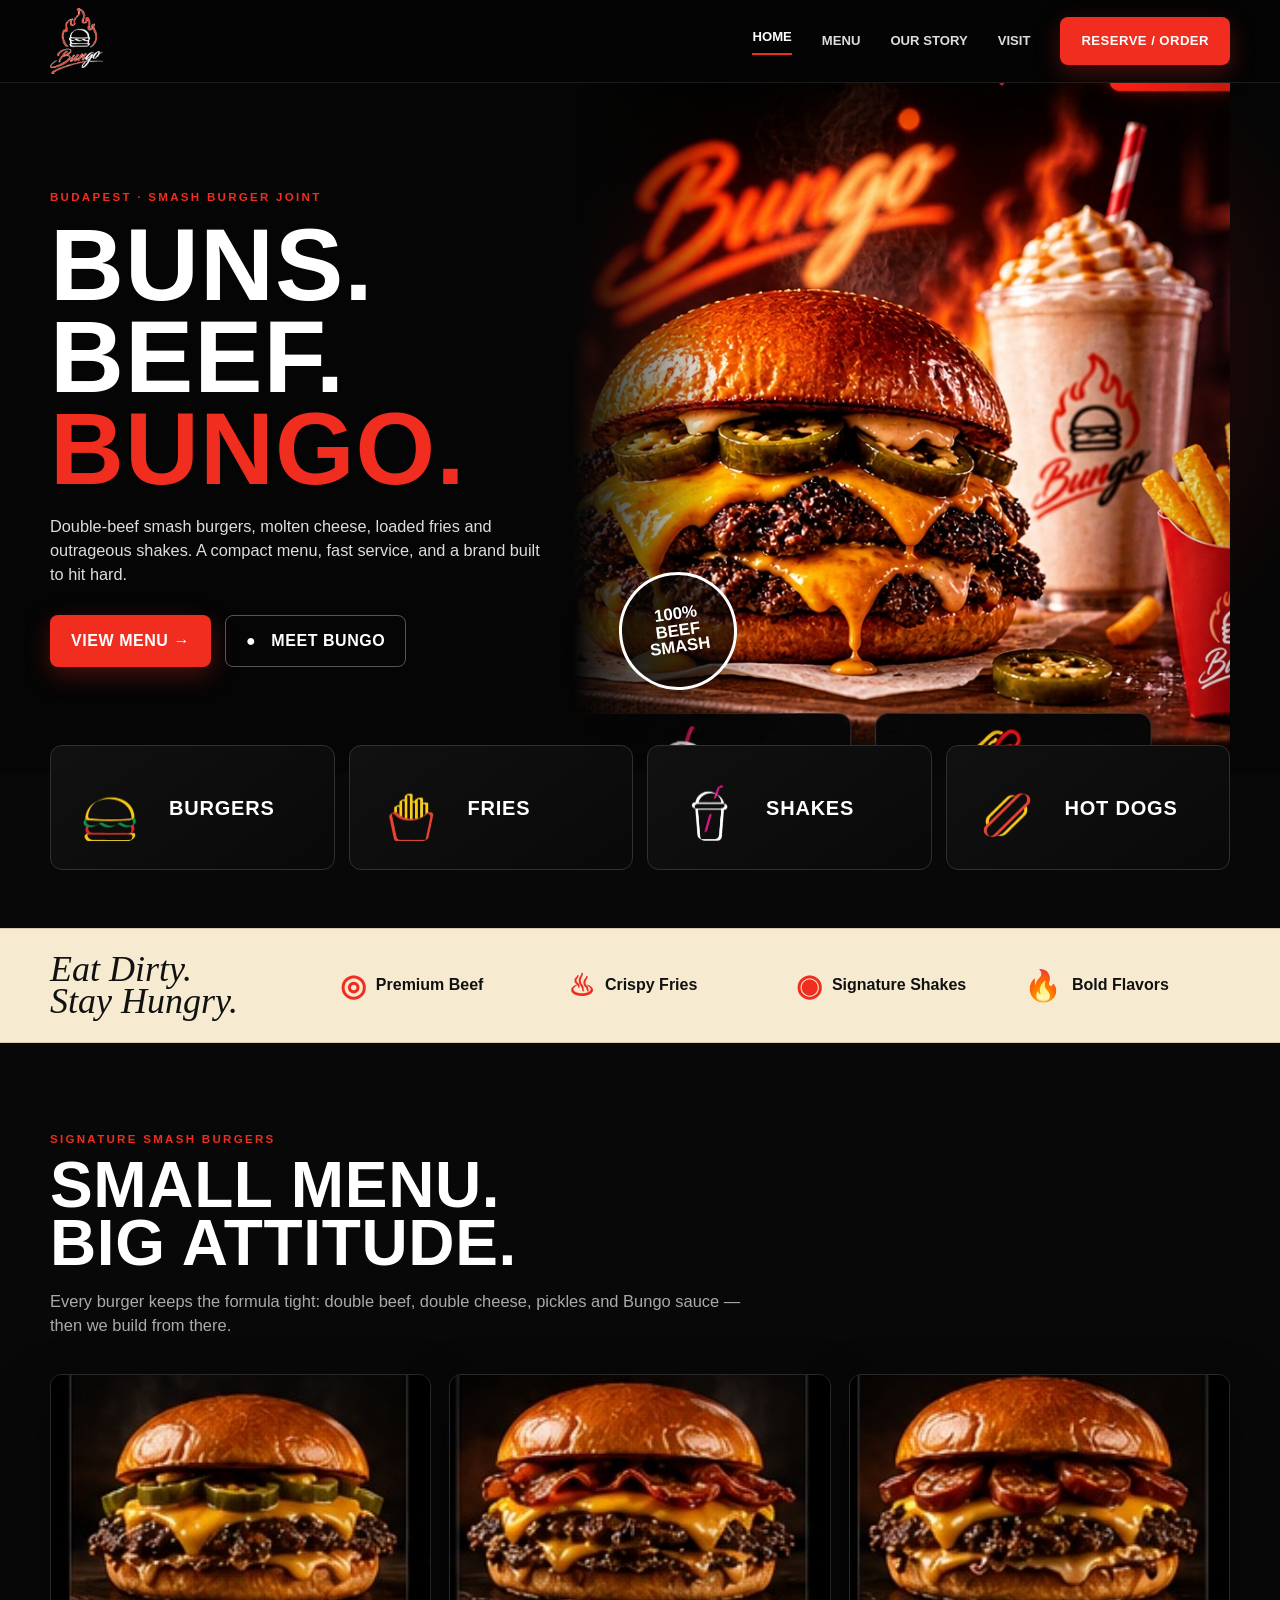
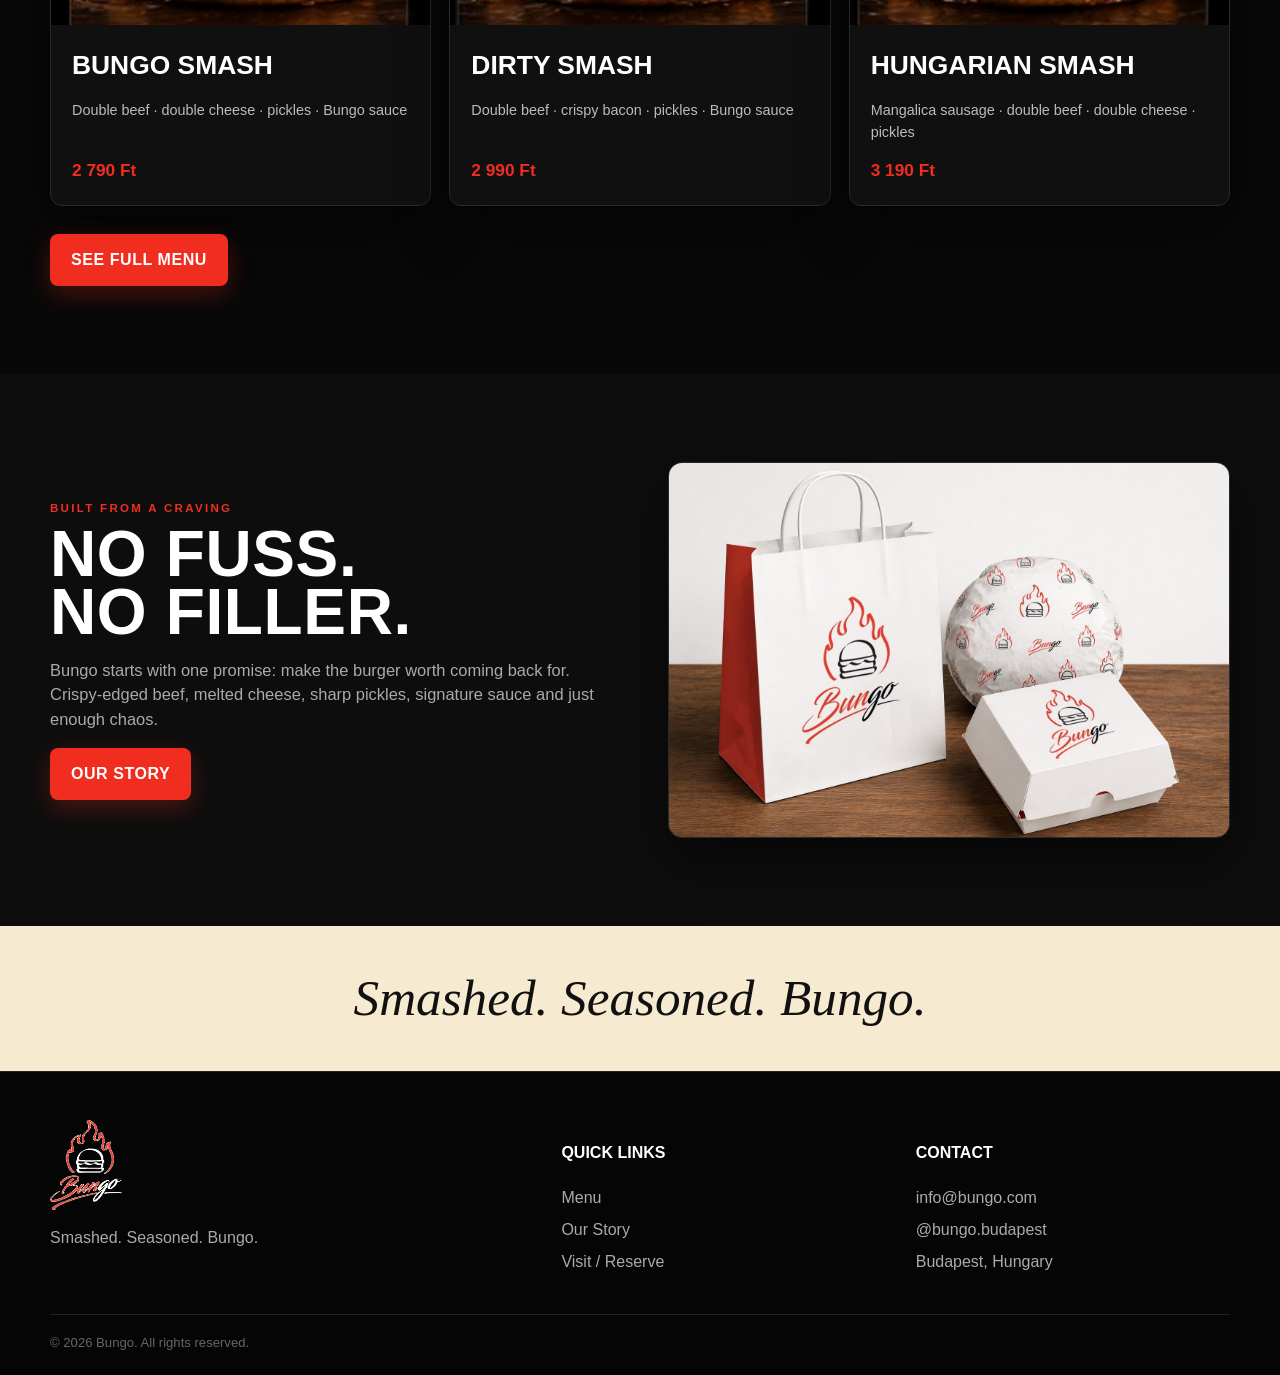
<file: index.html>
<!doctype html><html lang="en"><head><meta charset="utf-8"><meta name="viewport" content="width=device-width,initial-scale=1"><title>Bungo Smash Burgers — Budapest</title><meta name="description" content="Bungo Smash Burgers — smashed, seasoned, unforgettable."><link rel="stylesheet" href="styles.css"></head><body>
<header class="site-header"><div class="container nav"><a class="brand" href="index.html"><img src="bungo-logo-dark.png" alt="Bungo"></a><button class="nav-toggle" aria-label="Open menu">☰</button><nav class="nav-links"><a class="active" href="index.html">Home</a><a href="menu.html">Menu</a><a href="story.html">Our Story</a><a href="visit.html">Visit</a><a class="btn btn-primary" href="visit.html#reserve">Reserve / Order</a></nav></div></header>
<main>
<section class="hero"><div class="container"><div class="hero-copy"><div class="eyebrow">Budapest · Smash Burger Joint</div><h1 class="display">Buns. Beef. <span>Bungo.</span></h1><p>Double-beef smash burgers, molten cheese, loaded fries and outrageous shakes. A compact menu, fast service, and a brand built to hit hard.</p><div class="hero-actions"><a class="btn btn-primary" href="menu.html">View Menu →</a><a class="btn btn-ghost" href="story.html">● &nbsp; Meet Bungo</a></div></div><div class="hero-art"><img class="hero-food" src="hero-food.jpg" alt="Bungo smash burger, fries and shake"><div class="hero-stamp">100%<br>Beef<br>Smash</div></div></div></section>
<section class="category-band"><div class="container"><div class="category-grid"><a class="category-card" href="menu.html#burgers"><img src="burger.png" alt=""><strong>Burgers</strong></a><a class="category-card" href="menu.html#fries"><img src="fries.png" alt=""><strong>Fries</strong></a><a class="category-card" href="menu.html#shakes"><img src="shakes.png" alt=""><strong>Shakes</strong></a><a class="category-card" href="menu.html#hotdog"><img src="hot-dog.png" alt=""><strong>Hot Dogs</strong></a></div></div></section>
<section class="promise-strip"><div class="container promise-row"><div class="script">Eat Dirty.<br>Stay Hungry.</div><div class="promise"><span class="mini">◎</span>Premium Beef</div><div class="promise"><span class="mini">♨</span>Crispy Fries</div><div class="promise"><span class="mini">◉</span>Signature Shakes</div><div class="promise"><span class="mini">🔥</span>Bold Flavors</div></div></section>
<section class="section"><div class="container"><div class="eyebrow">Signature smash burgers</div><h2 class="display section-title">Small menu.<br>Big attitude.</h2><p class="section-lead">Every burger keeps the formula tight: double beef, double cheese, pickles and Bungo sauce — then we build from there.</p><div class="product-grid"><article class="product-card"><div class="photo"><img src="burger-bungo-premium.jpg" alt="Bungo Smash"></div><div class="body"><h3>Bungo Smash</h3><p>Double beef · double cheese · pickles · Bungo sauce</p><span class="price">2 790 Ft</span></div></article><article class="product-card"><div class="photo"><img src="burger-dirty-premium.jpg" alt="Dirty Smash"></div><div class="body"><h3>Dirty Smash</h3><p>Double beef · crispy bacon · pickles · Bungo sauce</p><span class="price">2 990 Ft</span></div></article><article class="product-card"><div class="photo"><img src="burger-hungarian-premium.jpg" alt="Hungarian Smash"></div><div class="body"><h3>Hungarian Smash</h3><p>Mangalica sausage · double beef · double cheese · pickles</p><span class="price">3 190 Ft</span></div></article></div><div style="margin-top:28px"><a class="btn btn-primary" href="menu.html">See Full Menu</a></div></div></section>
<section class="section alt"><div class="container split"><div><div class="eyebrow">Built from a craving</div><h2 class="display section-title">No fuss.<br>No filler.</h2><p class="section-lead">Bungo starts with one promise: make the burger worth coming back for. Crispy-edged beef, melted cheese, sharp pickles, signature sauce and just enough chaos.</p><a class="btn btn-primary" href="story.html">Our Story</a></div><div class="story-photo"><img src="packaging.png" alt="Bungo branded packaging"></div></div></section>
<section class="quote-strip"><div class="container"><div class="script">Smashed. Seasoned. Bungo.</div></div></section></main>
<footer class="site-footer"><div class="container"><div class="footer-grid"><div><img class="footer-logo" src="bungo-logo-dark.png" alt="Bungo"><p>Smashed. Seasoned. Bungo.</p></div><div><h4>Quick links</h4><a href="menu.html">Menu</a><a href="story.html">Our Story</a><a href="visit.html">Visit / Reserve</a></div><div><h4>Contact</h4><a href="mailto:info@bungo.com">info@bungo.com</a><a href="#">@bungo.budapest</a><span>Budapest, Hungary</span></div></div><div class="copyright">© 2026 Bungo. All rights reserved.</div></div></footer><script src="main.js"></script></body></html>
</file>
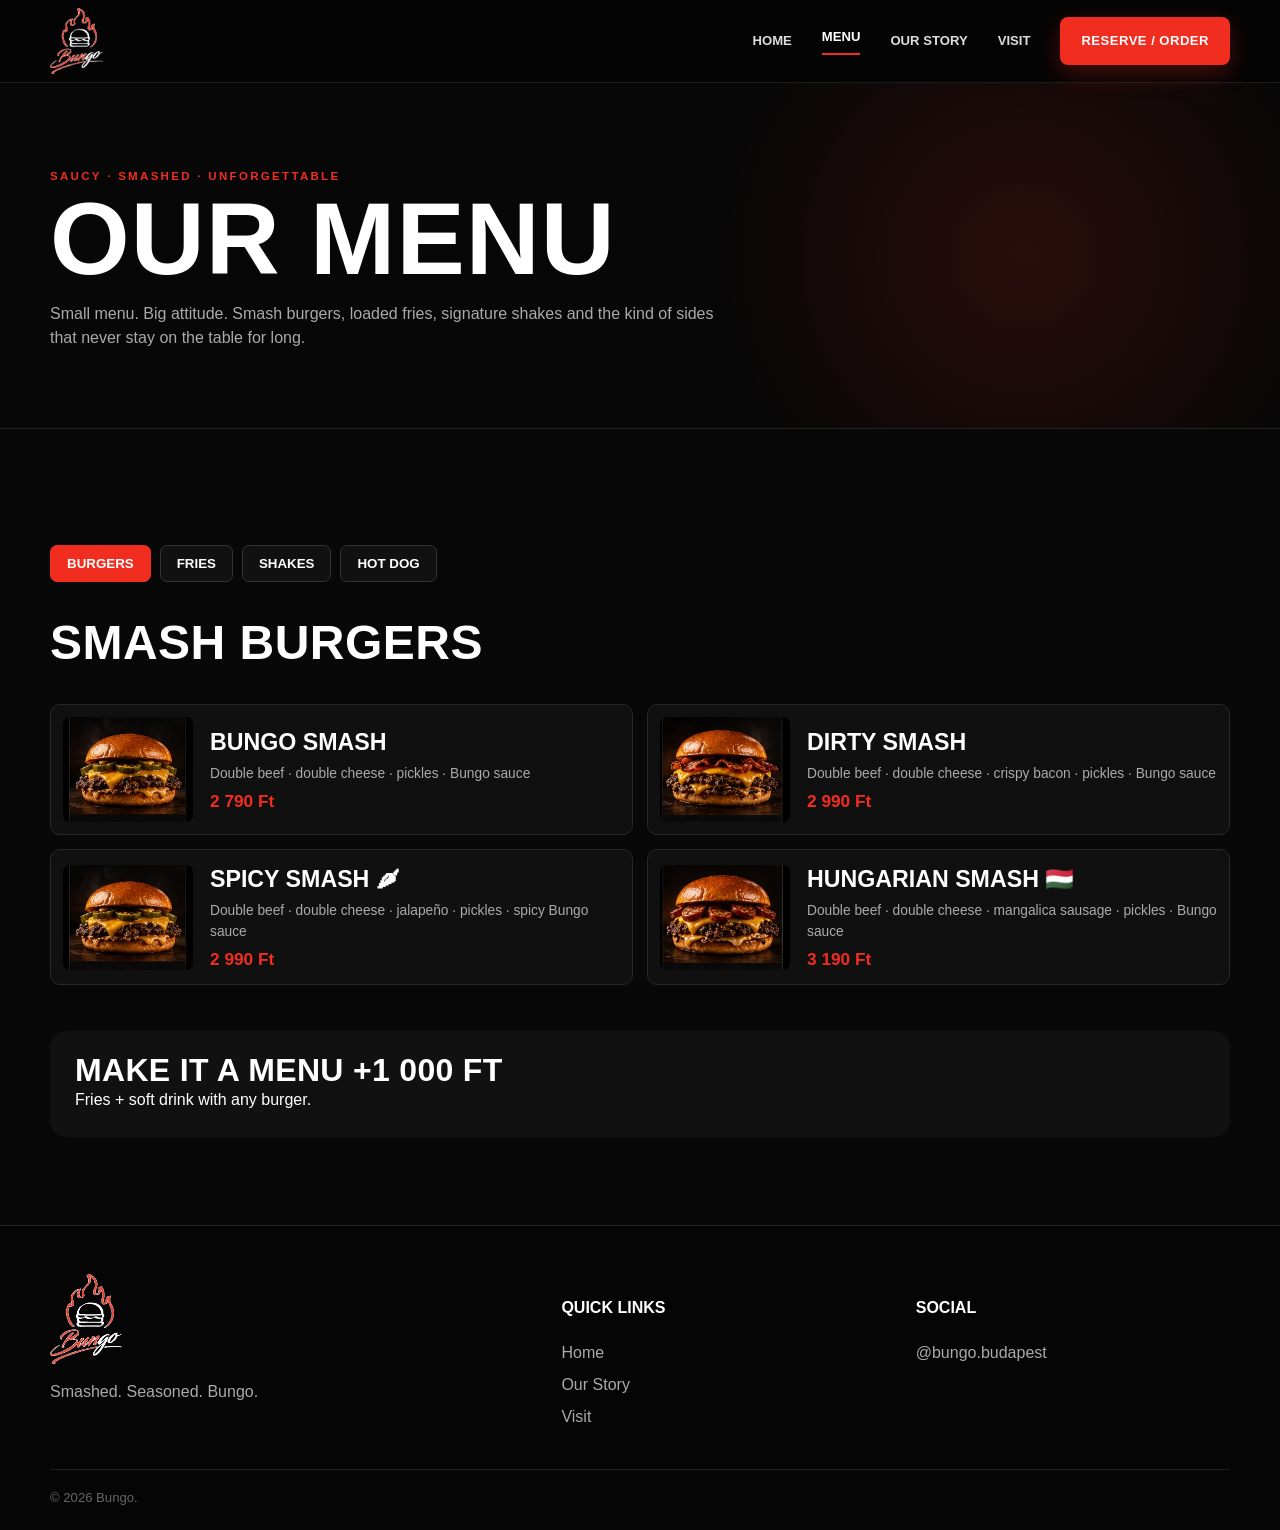
<file: menu.html>
<!doctype html><html lang="en"><head><meta charset="utf-8"><meta name="viewport" content="width=device-width,initial-scale=1"><title>Menu — Bungo</title><link rel="stylesheet" href="styles.css"></head><body><header class="site-header"><div class="container nav"><a class="brand" href="index.html"><img src="bungo-logo-dark.png" alt="Bungo"></a><button class="nav-toggle">☰</button><nav class="nav-links"><a href="index.html">Home</a><a class="active" href="menu.html">Menu</a><a href="story.html">Our Story</a><a href="visit.html">Visit</a><a class="btn btn-primary" href="visit.html#reserve">Reserve / Order</a></nav></div></header><main><section class="page-hero"><div class="container"><div class="eyebrow">Saucy · Smashed · Unforgettable</div><h1 class="display">Our Menu</h1><p class="sub">Small menu. Big attitude. Smash burgers, loaded fries, signature shakes and the kind of sides that never stay on the table for long.</p></div></section><section class="section"><div class="container"><div class="tabs"><button class="tab active" data-target="burgers">Burgers</button><button class="tab" data-target="fries">Fries</button><button class="tab" data-target="shakes">Shakes</button><button class="tab" data-target="hotdog">Hot Dog</button></div>
<div id="burgers" class="menu-section active"><h2 class="display" style="font-size:3rem">Smash Burgers</h2><div class="menu-list"><div class="menu-item"><img src="burger-bungo-premium.jpg"><div><h3>Bungo Smash</h3><p>Double beef · double cheese · pickles · Bungo sauce</p><span class="price">2 790 Ft</span></div></div><div class="menu-item"><img src="burger-dirty-premium.jpg"><div><h3>Dirty Smash</h3><p>Double beef · double cheese · crispy bacon · pickles · Bungo sauce</p><span class="price">2 990 Ft</span></div></div><div class="menu-item"><img src="burger-bungo-premium.jpg"><div><h3>Spicy Smash 🌶</h3><p>Double beef · double cheese · jalapeño · pickles · spicy Bungo sauce</p><span class="price">2 990 Ft</span></div></div><div class="menu-item"><img src="burger-hungarian-premium.jpg"><div><h3>Hungarian Smash 🇭🇺</h3><p>Double beef · double cheese · mangalica sausage · pickles · Bungo sauce</p><span class="price">3 190 Ft</span></div></div></div></div>
<div id="fries" class="menu-section"><h2 class="display" style="font-size:3rem">Fries</h2><div class="menu-list"><div class="menu-item"><img src="fries-classic.jpg"><div><h3>Bungo Fries</h3><p>Classic crispy fries</p><span class="price">990 Ft</span></div></div><div class="menu-item"><img src="fries-cheese.jpg"><div><h3>Cheese Fries</h3><p>Fries · cheese sauce</p><span class="price">1 390 Ft</span></div></div><div class="menu-item"><img src="fries-dirty.jpg"><div><h3>Dirty Loaded Fries</h3><p>Fries · cheese sauce · crispy bacon · Bungo sauce</p><span class="price">1 790 Ft</span></div></div></div></div>
<div id="shakes" class="menu-section"><h2 class="display" style="font-size:3rem">Bungo Shakes</h2><div class="menu-list"><div class="menu-item"><img src="shake-vanilla.jpg"><div><h3>Vanilla</h3><p>Vanilla ice cream · milk · vanilla</p><span class="price">1 790 Ft</span></div></div><div class="menu-item"><img src="shake-strawberry.jpg"><div><h3>Strawberry</h3><p>Vanilla ice cream · strawberry</p><span class="price">1 890 Ft</span></div></div><div class="menu-item"><img src="shake-chocolate.jpg"><div><h3>Dirty Chocolate</h3><p>Chocolate · brownie crumble</p><span class="price">1 890 Ft</span></div></div><div class="menu-item"><img src="shake-bungo.jpg"><div><h3>Bungo Shake 🔥</h3><p>Vanilla · peanut butter · salted caramel · roasted peanuts · caramel popcorn</p><span class="price">1 990 Ft</span></div></div></div></div>
<div id="hotdog" class="menu-section"><h2 class="display" style="font-size:3rem">Hot Dog</h2><div class="menu-list"><div class="menu-item"><img src="hotdog.jpg"><div><h3>Bungo Hot Dog</h3><p>Sausage · pickles · crispy onion · Bungo sauce</p><span class="price">2 790 Ft</span></div></div></div></div>
<div style="margin-top:46px;padding:25px;background:#111;color:#fff;border-radius:16px"><strong class="display" style="font-size:2rem">Make it a menu +1 000 Ft</strong><div>Fries + soft drink with any burger.</div></div></div></section></main><footer class="site-footer"><div class="container"><div class="footer-grid"><div><img class="footer-logo" src="bungo-logo-dark.png"><p>Smashed. Seasoned. Bungo.</p></div><div><h4>Quick links</h4><a href="index.html">Home</a><a href="story.html">Our Story</a><a href="visit.html">Visit</a></div><div><h4>Social</h4><a href="#">@bungo.budapest</a></div></div><div class="copyright">© 2026 Bungo.</div></div></footer><script src="main.js"></script></body></html>
</file>
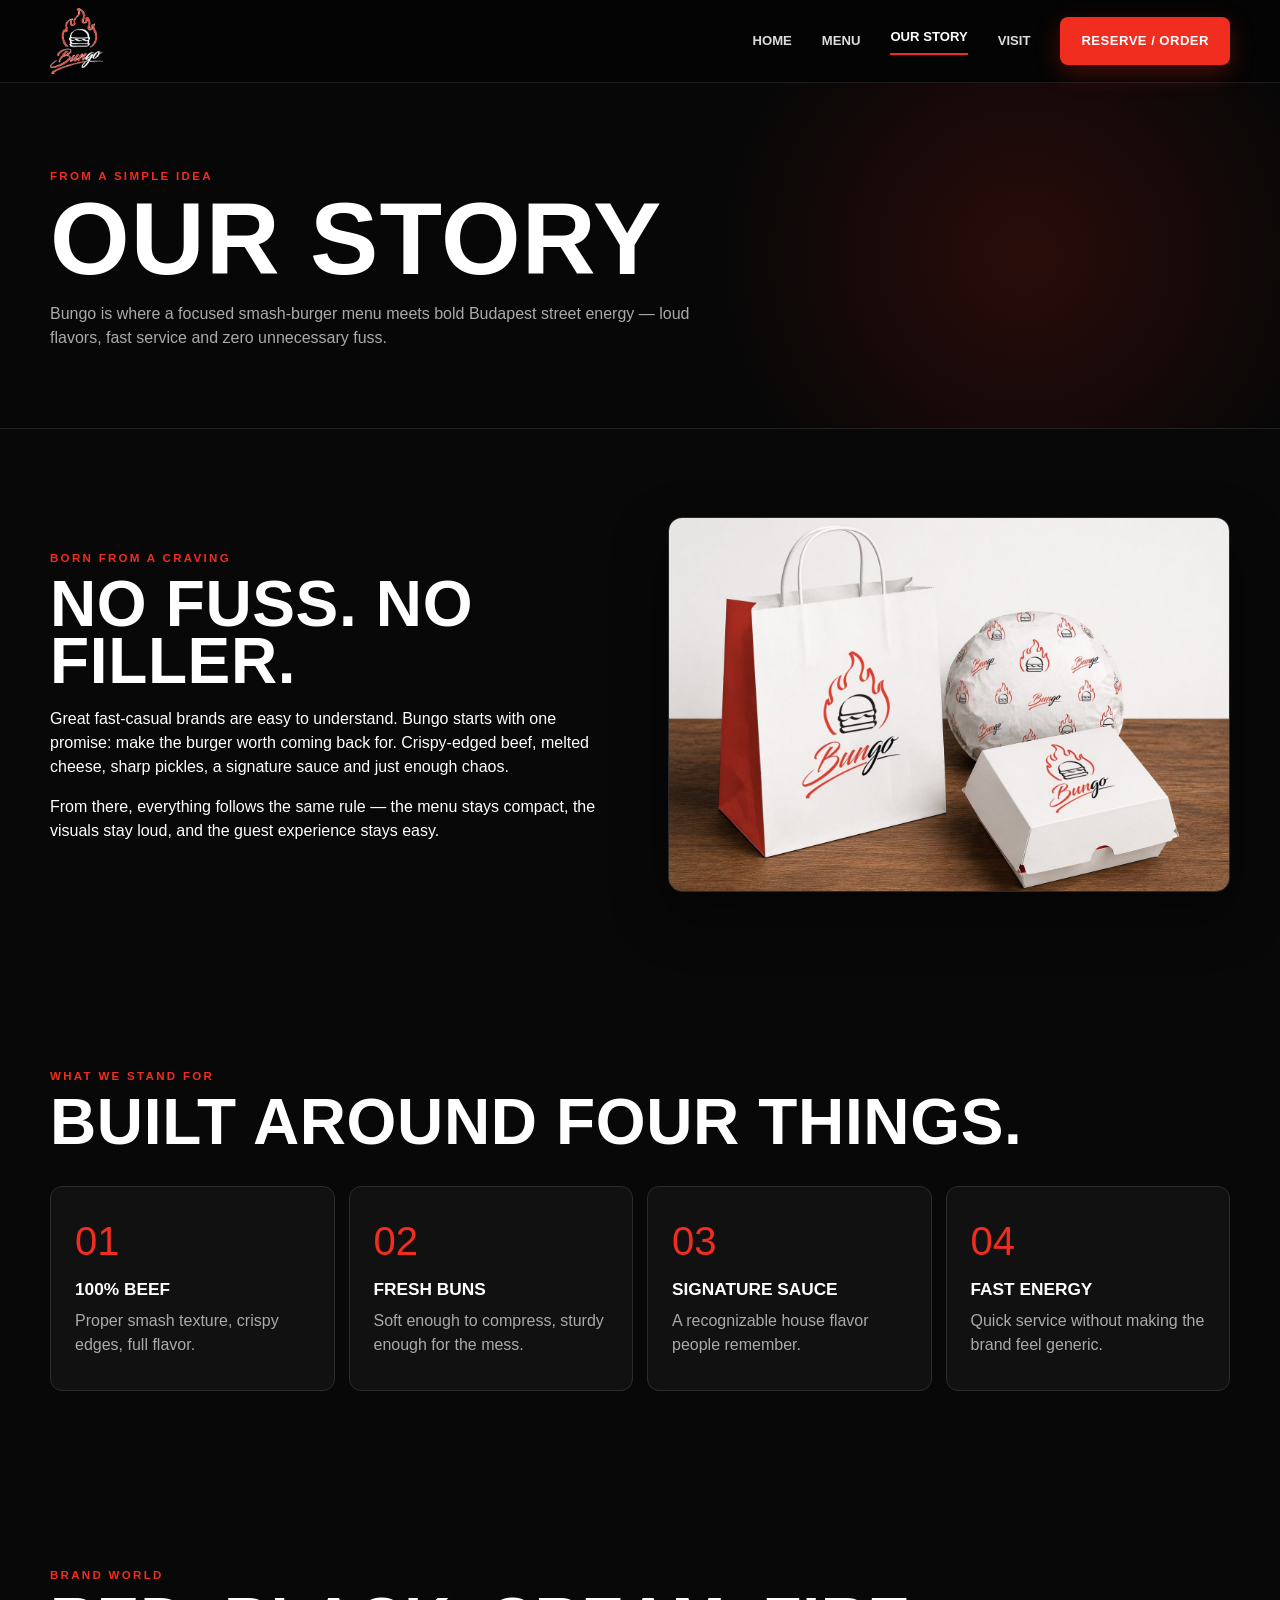
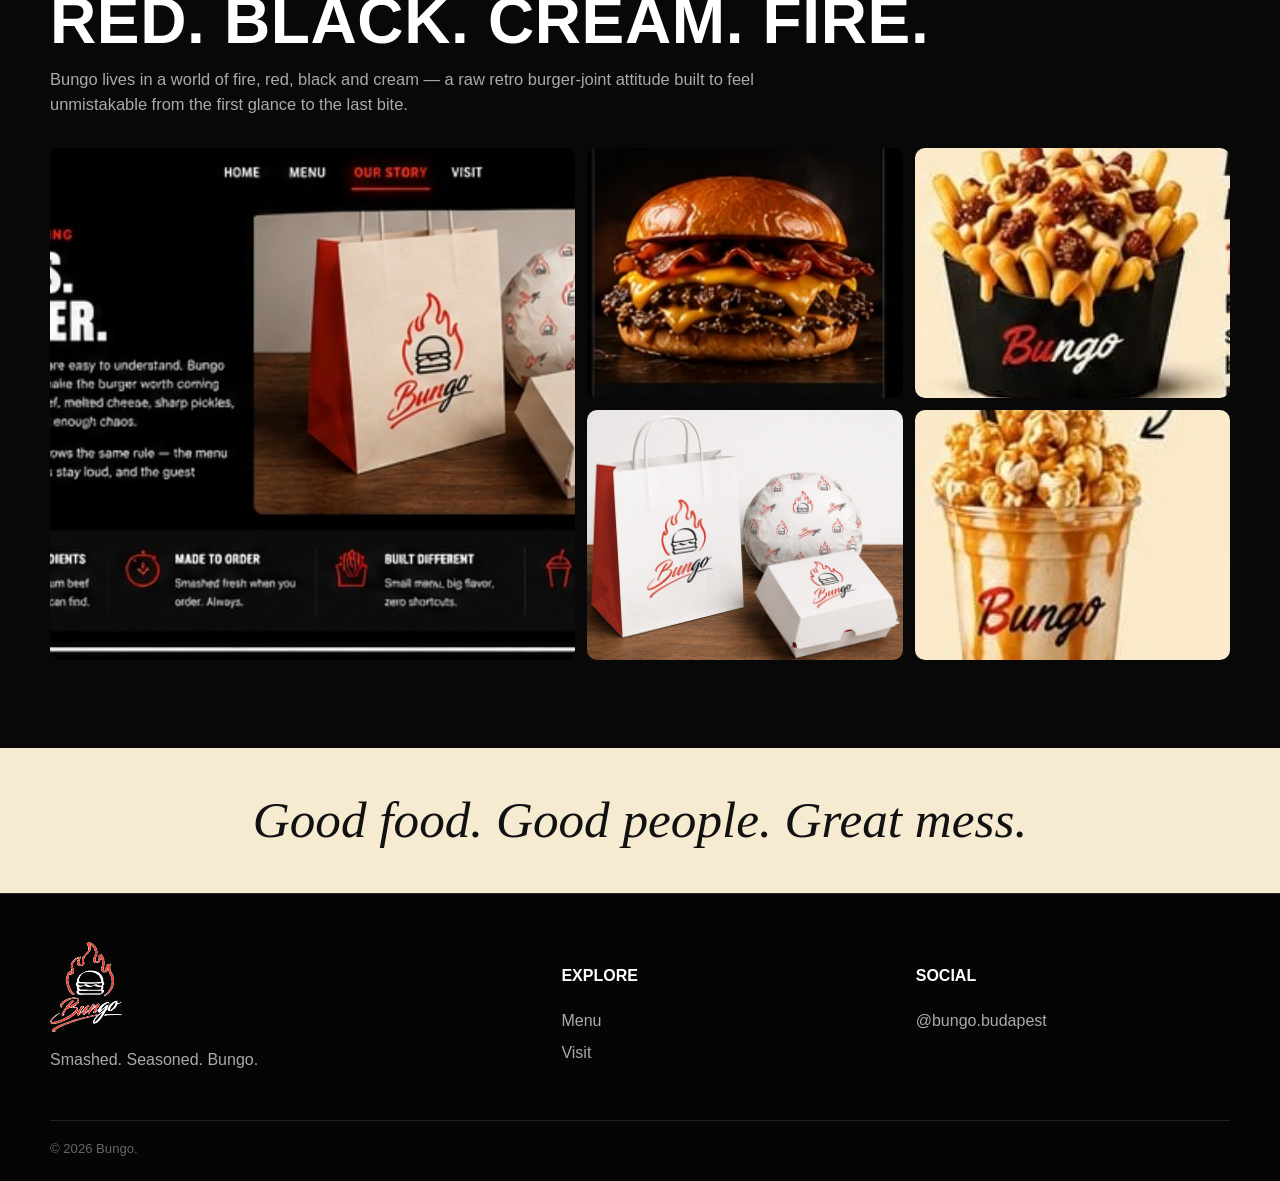
<file: story.html>
<!doctype html><html lang="en"><head><meta charset="utf-8"><meta name="viewport" content="width=device-width,initial-scale=1"><title>Our Story — Bungo</title><link rel="stylesheet" href="styles.css"></head><body><header class="site-header"><div class="container nav"><a class="brand" href="index.html"><img src="bungo-logo-dark.png"></a><button class="nav-toggle">☰</button><nav class="nav-links"><a href="index.html">Home</a><a href="menu.html">Menu</a><a class="active" href="story.html">Our Story</a><a href="visit.html">Visit</a><a class="btn btn-primary" href="visit.html#reserve">Reserve / Order</a></nav></div></header><main><section class="page-hero"><div class="container"><div class="eyebrow">From a simple idea</div><h1 class="display">Our Story</h1><p class="sub">Bungo is where a focused smash-burger menu meets bold Budapest street energy — loud flavors, fast service and zero unnecessary fuss.</p></div></section><section class="section"><div class="container split"><div><div class="eyebrow">Born from a craving</div><h2 class="display section-title">No fuss. No filler.</h2><p>Great fast-casual brands are easy to understand. Bungo starts with one promise: make the burger worth coming back for. Crispy-edged beef, melted cheese, sharp pickles, a signature sauce and just enough chaos.</p><p>From there, everything follows the same rule — the menu stays compact, the visuals stay loud, and the guest experience stays easy.</p></div><img class="story-photo" src="packaging.png" alt="Bungo packaging"></div></section><section class="section section-dark"><div class="container"><div class="eyebrow">What we stand for</div><h2 class="display section-title">Built around four things.</h2><div class="values"><div class="value"><div class="num">01</div><b>100% Beef</b><p>Proper smash texture, crispy edges, full flavor.</p></div><div class="value"><div class="num">02</div><b>Fresh Buns</b><p>Soft enough to compress, sturdy enough for the mess.</p></div><div class="value"><div class="num">03</div><b>Signature Sauce</b><p>A recognizable house flavor people remember.</p></div><div class="value"><div class="num">04</div><b>Fast Energy</b><p>Quick service without making the brand feel generic.</p></div></div></div></section><section class="section"><div class="container"><div class="eyebrow">Brand world</div><h2 class="display section-title">Red. Black. Cream. Fire.</h2><p class="section-lead">Bungo lives in a world of fire, red, black and cream — a raw retro burger-joint attitude built to feel unmistakable from the first glance to the last bite.</p><div class="gallery" style="margin-top:32px"><img src="story-atmosphere.jpg"><img src="burger-dirty-premium.jpg"><img src="fries-dirty.jpg"><img src="packaging.png"><img src="shake-bungo.jpg"></div></div></section><section class="quote-strip"><div class="container"><div class="script">Good food. Good people. Great mess.</div></div></section></main><footer class="site-footer"><div class="container"><div class="footer-grid"><div><img class="footer-logo" src="bungo-logo-dark.png"><p>Smashed. Seasoned. Bungo.</p></div><div><h4>Explore</h4><a href="menu.html">Menu</a><a href="visit.html">Visit</a></div><div><h4>Social</h4><a href="#">@bungo.budapest</a></div></div><div class="copyright">© 2026 Bungo.</div></div></footer><script src="main.js"></script></body></html>
</file>
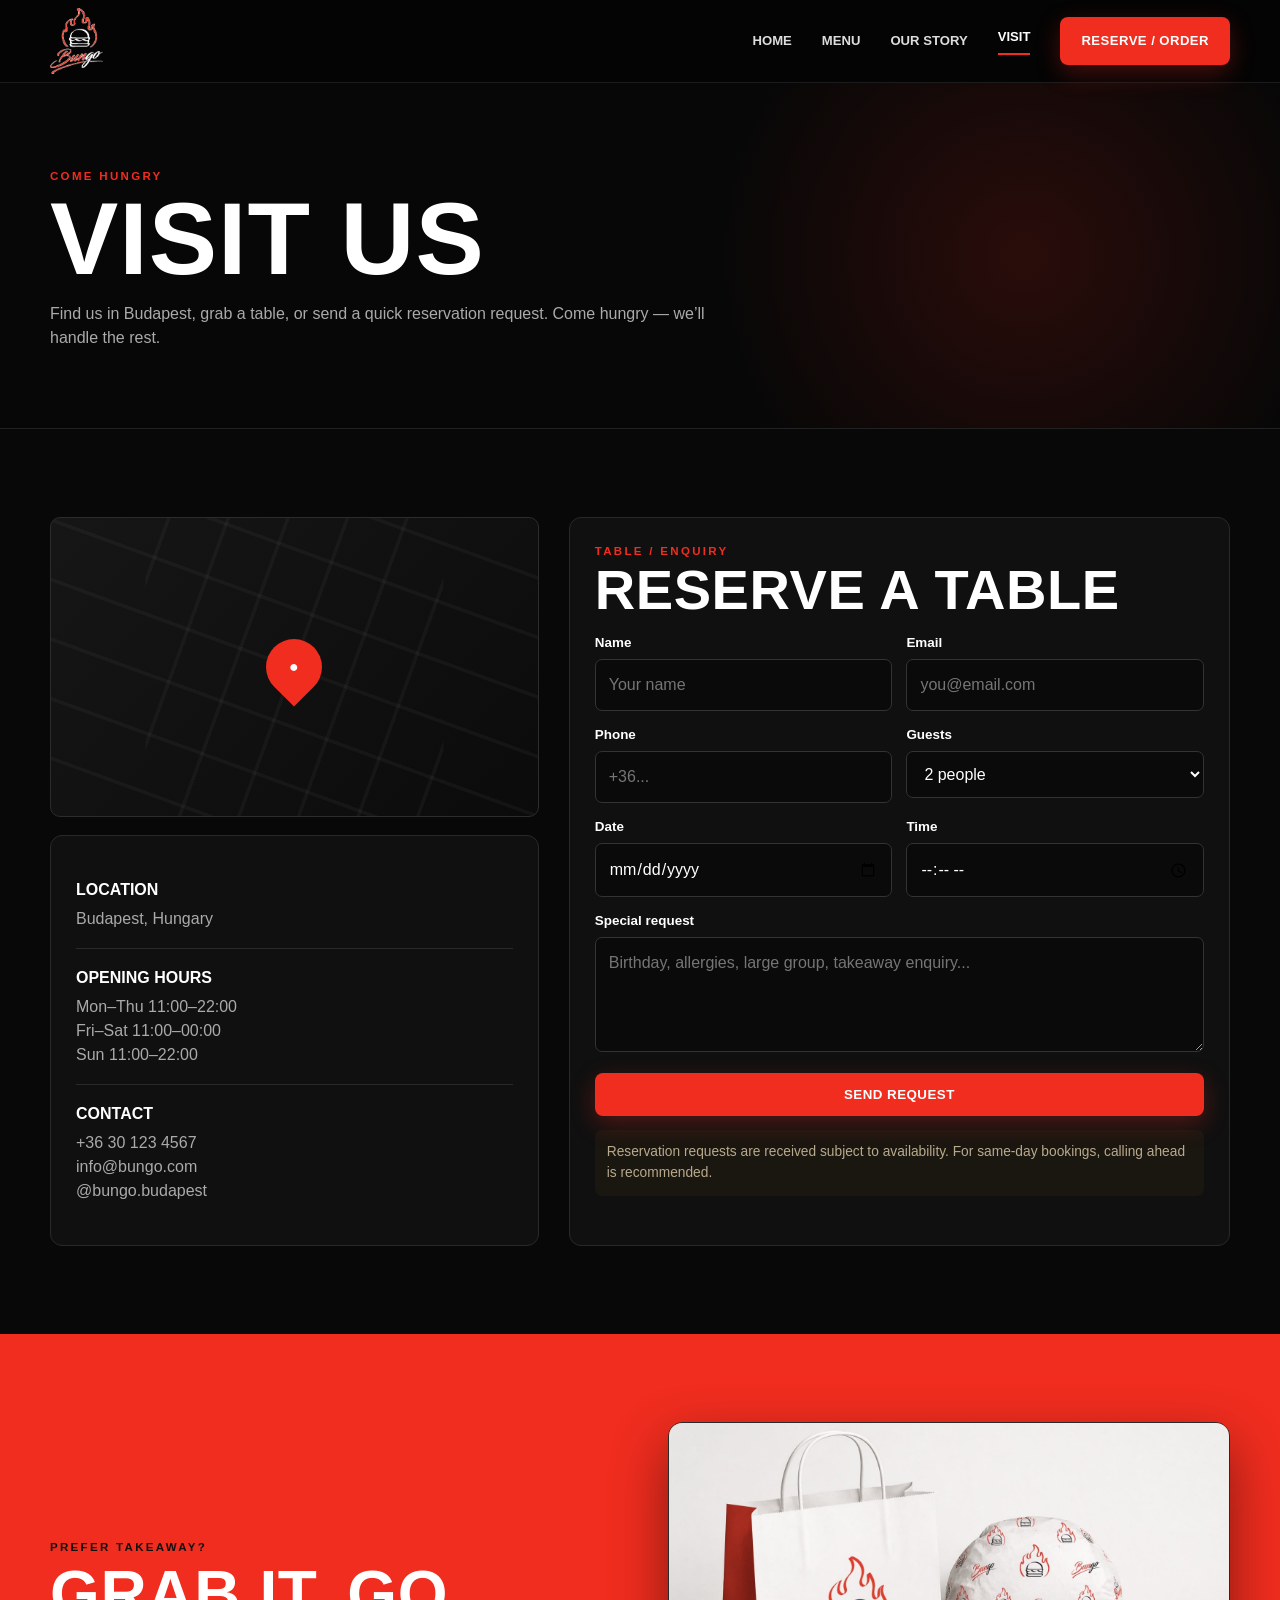
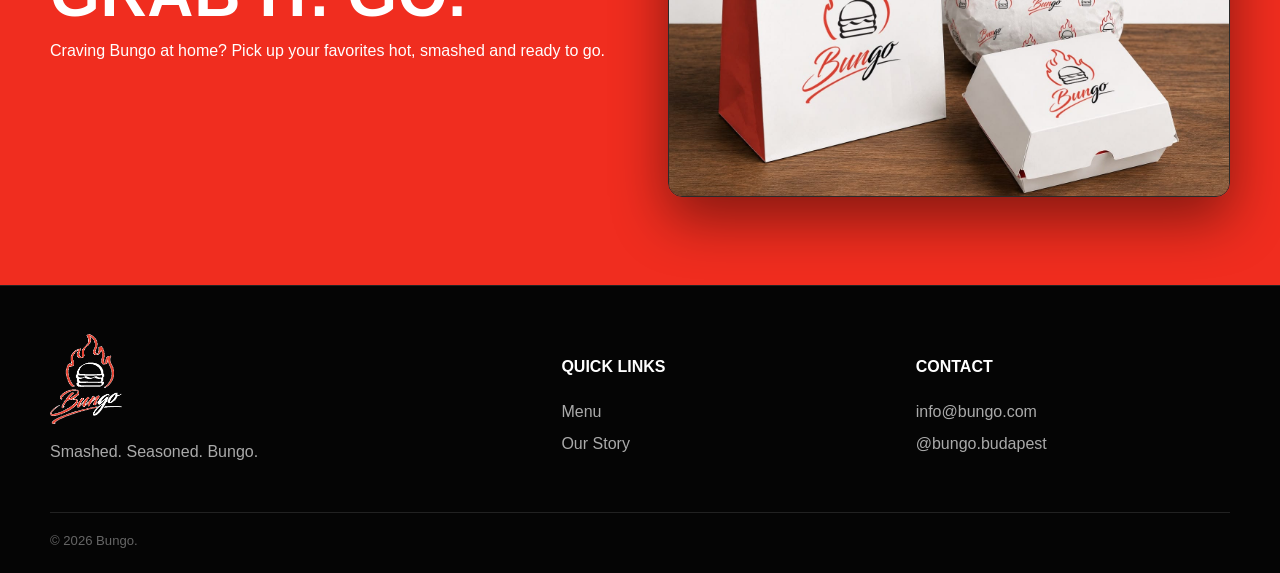
<file: visit.html>
<!doctype html><html lang="en"><head><meta charset="utf-8"><meta name="viewport" content="width=device-width,initial-scale=1"><title>Visit Bungo — Contact & Reservation</title><link rel="stylesheet" href="styles.css"></head><body><header class="site-header"><div class="container nav"><a class="brand" href="index.html"><img src="bungo-logo-dark.png"></a><button class="nav-toggle">☰</button><nav class="nav-links"><a href="index.html">Home</a><a href="menu.html">Menu</a><a href="story.html">Our Story</a><a class="active" href="visit.html">Visit</a><a class="btn btn-primary" href="#reserve">Reserve / Order</a></nav></div></header><main><section class="page-hero"><div class="container"><div class="eyebrow">Come hungry</div><h1 class="display">Visit Us</h1><p class="sub">Find us in Budapest, grab a table, or send a quick reservation request. Come hungry — we’ll handle the rest.</p></div></section><section class="section"><div class="container contact-grid"><div><div class="map-card"><div class="pin"><span>●</span></div></div><div class="panel" style="margin-top:18px"><div class="contact-card"><b>Location</b>Budapest, Hungary</div><div class="contact-card"><b>Opening Hours</b>Mon–Thu 11:00–22:00<br>Fri–Sat 11:00–00:00<br>Sun 11:00–22:00</div><div class="contact-card"><b>Contact</b>+36 30 123 4567<br>info@bungo.com<br>@bungo.budapest</div></div></div><div id="reserve" class="panel"><div class="eyebrow">Table / enquiry</div><h2 class="display" style="font-size:3.5rem;margin:.1em 0 .3em">Reserve a Table</h2><form id="reservationForm"><div class="form-grid"><div class="field"><label>Name</label><input required name="name" placeholder="Your name"></div><div class="field"><label>Email</label><input required type="email" name="email" placeholder="you@email.com"></div><div class="field"><label>Phone</label><input name="phone" placeholder="+36..."></div><div class="field"><label>Guests</label><select name="guests"><option>2 people</option><option>1 person</option><option>3 people</option><option>4 people</option><option>5+ people</option></select></div><div class="field"><label>Date</label><input type="date" name="date"></div><div class="field"><label>Time</label><input type="time" name="time"></div><div class="field full"><label>Special request</label><textarea name="message" placeholder="Birthday, allergies, large group, takeaway enquiry..."></textarea></div><div class="field full"><button class="btn btn-primary" style="width:100%" type="submit">Send Request</button></div></div><div class="notice" id="formStatus">Reservation requests are received subject to availability. For same-day bookings, calling ahead is recommended.</div></form></div></div></section><section class="section section-red"><div class="container split"><div><div class="eyebrow" style="color:#111">Prefer takeaway?</div><h2 class="display section-title">Grab it. Go.</h2><p>Craving Bungo at home? Pick up your favorites hot, smashed and ready to go.</p></div><img class="story-photo" src="packaging.png"></div></section></main><footer class="site-footer"><div class="container"><div class="footer-grid"><div><img class="footer-logo" src="bungo-logo-dark.png"><p>Smashed. Seasoned. Bungo.</p></div><div><h4>Quick links</h4><a href="menu.html">Menu</a><a href="story.html">Our Story</a></div><div><h4>Contact</h4><a href="mailto:info@bungo.com">info@bungo.com</a><a href="#">@bungo.budapest</a></div></div><div class="copyright">© 2026 Bungo.</div></div></footer><script src="main.js"></script></body></html>
</file>
<file: styles.css>
:root{--red:#f02d1f;--orange:#ff4a22;--black:#070707;--panel:#101010;--cream:#f6ead1;--white:#fff;--muted:#aaa;--line:#292929;--shadow:0 22px 55px rgba(0,0,0,.45)}
*{box-sizing:border-box}html{scroll-behavior:smooth}body{margin:0;background:var(--black);color:#fff;font-family:Arial,Helvetica,sans-serif;line-height:1.5}img{max-width:100%;display:block}a{color:inherit;text-decoration:none}.container{width:min(1180px,calc(100% - 36px));margin:auto}.eyebrow{font-weight:900;letter-spacing:.2em;text-transform:uppercase;color:var(--red);font-size:.72rem}.display{font-family:Impact,Haettenschweiler,'Arial Narrow Bold',sans-serif;text-transform:uppercase;letter-spacing:.01em;line-height:.9}.script{font-family:'Brush Script MT','Segoe Script',cursive;font-style:italic}.btn{display:inline-flex;align-items:center;justify-content:center;gap:9px;border-radius:8px;padding:13px 20px;font-weight:900;text-transform:uppercase;letter-spacing:.035em;border:1px solid transparent;transition:.2s}.btn:hover{transform:translateY(-2px);filter:brightness(1.08)}.btn-primary{background:var(--red);color:#fff;box-shadow:0 8px 24px rgba(240,45,31,.28)}.btn-dark{background:#111;color:#fff;border-color:#333}.btn-ghost{border-color:#555;background:transparent;color:#fff}
.site-header{position:sticky;top:0;z-index:50;background:rgba(5,5,5,.96);border-bottom:1px solid #1c1c1c;backdrop-filter:blur(12px)}.nav{height:82px;display:flex;align-items:center;justify-content:space-between;gap:24px}.brand img{height:66px;width:auto}.nav-links{display:flex;align-items:center;gap:30px;font-weight:900;font-size:.82rem;text-transform:uppercase}.nav-links a:not(.btn){color:#ddd}.nav-links a:hover,.nav-links a.active{color:#fff}.nav-links a.active:after{content:'';display:block;height:2px;background:var(--red);margin-top:7px}.nav-toggle{display:none;background:none;border:0;color:white;font-size:1.7rem}
.hero{min-height:690px;background:radial-gradient(circle at 78% 40%,rgba(240,45,31,.22),transparent 33%),#050505;overflow:hidden;position:relative}.hero .container{min-height:690px;display:grid;grid-template-columns:.86fr 1.14fr;align-items:center;gap:28px}.hero-copy{position:relative;z-index:3;padding:56px 0}.hero h1{font-size:clamp(4.6rem,8vw,7.7rem);margin:.12em 0 .18em}.hero h1 span{color:var(--red);display:block}.hero p{font-size:1.02rem;color:#ddd;max-width:560px}.hero-actions{display:flex;gap:14px;flex-wrap:wrap;margin-top:28px}.hero-art{position:relative;min-height:610px;align-self:stretch}.hero-art:after{content:'';position:absolute;inset:0;background:linear-gradient(90deg,#050505 0,transparent 22%,transparent 85%,rgba(5,5,5,.2) 100%);pointer-events:none}.hero-food{width:100%;height:100%;object-fit:cover;object-position:center;border-radius:0}.hero-stamp{position:absolute;z-index:3;left:7%;bottom:12%;width:118px;height:118px;border:3px solid #fff;border-radius:50%;display:grid;place-items:center;text-align:center;font:900 1.05rem/1 Impact,sans-serif;text-transform:uppercase;transform:rotate(-8deg);background:rgba(5,5,5,.72);box-shadow:var(--shadow)}
.category-band{background:#080808;padding:0 0 30px}.category-grid{display:grid;grid-template-columns:repeat(4,1fr);gap:14px;transform:translateY(-28px);position:relative;z-index:5}.category-card{background:linear-gradient(145deg,#111,#090909);border:1px solid #303030;border-radius:12px;padding:19px 22px;display:flex;align-items:center;gap:18px;min-height:125px;transition:.22s}.category-card:hover{transform:translateY(-5px);border-color:var(--red)}.category-card img{height:70px;width:78px;object-fit:contain}.category-card strong{font-family:Impact,sans-serif;font-size:1.25rem;letter-spacing:.04em;text-transform:uppercase}.promise-strip{background:var(--cream);color:#111;padding:24px 0;border-top:1px solid #d7c9aa;border-bottom:1px solid #d7c9aa}.promise-row{display:grid;grid-template-columns:1.3fr repeat(4,1fr);gap:22px;align-items:center}.promise-row .script{font-size:2.25rem;line-height:.9}.promise{display:flex;gap:10px;align-items:center;font-weight:900}.promise .mini{font-size:1.9rem;color:var(--red)}
.section{padding:88px 0;background:#080808}.section.alt{background:#0d0d0d}.section-cream{background:var(--cream);color:#111}.section-red{background:var(--red)}.section-title{font-size:clamp(2.7rem,5vw,5rem);margin:.14em 0}.section-lead{max-width:720px;color:#aaa;font-size:1.03rem}.section-cream .section-lead{color:#655d52}.product-grid{display:grid;grid-template-columns:repeat(3,1fr);gap:18px;margin-top:36px}.product-card{background:#101010;border:1px solid #292929;border-radius:12px;overflow:hidden;box-shadow:var(--shadow)}.product-card .photo{height:250px;background:#111;overflow:hidden}.product-card .photo img{width:100%;height:100%;object-fit:cover}.product-card .body{padding:21px}.product-card h3{font-family:Impact,sans-serif;text-transform:uppercase;font-size:1.65rem;margin:0 0 8px}.product-card p{color:#bbb;font-size:.9rem;min-height:44px}.price{color:var(--red);font-weight:900;font-size:1.08rem}.split{display:grid;grid-template-columns:1fr 1fr;gap:56px;align-items:center}.story-photo{border-radius:14px;overflow:hidden;box-shadow:var(--shadow);border:1px solid #2a2a2a}.story-photo img{width:100%;height:100%;object-fit:cover}.feature-list{display:grid;grid-template-columns:repeat(2,1fr);gap:12px;margin-top:26px}.feature{padding:18px;background:#101010;border:1px solid #2b2b2b;border-radius:10px;color:#bbb}.feature b{display:block;text-transform:uppercase;color:#fff;margin-bottom:5px}.quote-strip{background:var(--cream);color:#111;padding:34px 0;text-align:center}.quote-strip .script{font-size:clamp(2rem,4vw,4rem)}
.site-footer{background:#050505;color:#aaa;padding:48px 0 22px;border-top:1px solid #222}.footer-grid{display:grid;grid-template-columns:1.2fr .8fr .8fr;gap:40px}.site-footer h4{color:#fff;text-transform:uppercase}.site-footer a{display:block;margin:8px 0;color:#aaa}.footer-logo{height:90px}.copyright{border-top:1px solid #222;margin-top:32px;padding-top:18px;font-size:.82rem;color:#666}
.page-hero{background:radial-gradient(circle at 80% 50%,rgba(240,45,31,.15),transparent 30%),#070707;color:#fff;padding:85px 0 62px;border-bottom:1px solid #222}.page-hero h1{font-size:clamp(4rem,8vw,7rem);margin:.08em 0}.page-hero .sub{font-size:1rem;color:#aaa;max-width:690px}.tabs{display:flex;flex-wrap:wrap;gap:9px;margin:28px 0 34px}.tab{border:1px solid #333;background:#111;color:#fff;border-radius:7px;padding:10px 16px;font-weight:900;text-transform:uppercase;cursor:pointer}.tab.active{background:var(--red);border-color:var(--red)}.menu-section{display:none}.menu-section.active{display:block}.menu-list{display:grid;grid-template-columns:repeat(2,1fr);gap:14px}.menu-item{display:grid;grid-template-columns:130px 1fr;gap:17px;align-items:center;background:#101010;border:1px solid #282828;padding:12px;border-radius:10px}.menu-item img{width:130px;height:105px;object-fit:cover;border-radius:7px}.menu-item h3{margin:0;font-family:Impact,sans-serif;text-transform:uppercase;font-size:1.45rem}.menu-item p{margin:4px 0;color:#aaa;font-size:.86rem}.values{display:grid;grid-template-columns:repeat(4,1fr);gap:14px;margin-top:34px}.value{background:#111;border:1px solid #2c2c2c;padding:24px;border-radius:12px;text-align:left;color:#aaa;min-height:205px}.value .num{font-family:Impact,sans-serif;font-size:2.5rem;color:var(--red)}.value b{display:block;color:#fff;font-size:1.08rem;text-transform:uppercase;margin:6px 0}.value p{margin:0}.gallery{display:grid;grid-template-columns:1.25fr .75fr .75fr;grid-auto-rows:250px;gap:12px}.gallery img{width:100%;height:100%;object-fit:cover;border-radius:10px}.gallery img:first-child{grid-row:span 2}.contact-grid{display:grid;grid-template-columns:.85fr 1.15fr;gap:30px}.panel{background:#101010;border:1px solid #292929;border-radius:12px;padding:25px}.contact-card{padding:17px 0;border-bottom:1px solid #2a2a2a;color:#aaa}.contact-card:last-child{border-bottom:0}.contact-card b{display:block;color:#fff;text-transform:uppercase;margin-bottom:5px}.form-grid{display:grid;grid-template-columns:1fr 1fr;gap:14px}.field label{display:block;font-weight:800;font-size:.84rem;margin-bottom:6px}.field input,.field select,.field textarea{width:100%;padding:13px;border:1px solid #333;border-radius:7px;background:#0a0a0a;color:#fff;font:inherit}.field.full{grid-column:1/-1}.field textarea{min-height:115px;resize:vertical}.notice{margin-top:14px;padding:12px;border-radius:7px;background:#1a1610;color:#b9aa8c;font-size:.86rem}.map-card{height:300px;border-radius:10px;background:linear-gradient(135deg,#161616,#0b0b0b);position:relative;overflow:hidden;display:grid;place-items:center;border:1px solid #2c2c2c}.map-card:before,.map-card:after{content:'';position:absolute;inset:0;background:repeating-linear-gradient(20deg,transparent 0 52px,rgba(255,255,255,.035) 53px 56px)}.map-card:after{transform:rotate(90deg)}.pin{position:relative;z-index:2;background:var(--red);border-radius:50% 50% 50% 0;width:56px;height:56px;display:grid;place-items:center;transform:rotate(-45deg)}.pin span{transform:rotate(45deg)}
@media(max-width:900px){.nav-toggle{display:block}.nav-links{display:none;position:absolute;top:82px;left:0;right:0;background:#070707;padding:24px 20px;flex-direction:column;align-items:stretch}.nav-links.open{display:flex}.hero .container{grid-template-columns:1fr;padding-top:20px}.hero-art{min-height:480px}.category-grid{grid-template-columns:repeat(2,1fr);transform:none;padding-top:24px}.promise-row{grid-template-columns:1fr 1fr}.promise-row .script{grid-column:1/-1}.product-grid{grid-template-columns:1fr 1fr}.split,.contact-grid{grid-template-columns:1fr}.values{grid-template-columns:repeat(2,1fr)}.gallery{grid-template-columns:1fr 1fr}.footer-grid{grid-template-columns:1fr 1fr}.menu-list{grid-template-columns:1fr}}
@media(max-width:600px){.container{width:min(100% - 24px,1180px)}.section{padding:62px 0}.hero h1{font-size:clamp(4rem,19vw,6rem)}.hero-art{min-height:390px}.hero-stamp{width:90px;height:90px;font-size:.8rem}.category-grid,.product-grid,.values,.footer-grid,.gallery,.promise-row{grid-template-columns:1fr}.category-card{min-height:100px}.product-card .photo{height:220px}.form-grid{grid-template-columns:1fr}.field.full{grid-column:auto}.menu-item{grid-template-columns:100px 1fr}.menu-item img{width:100px;height:90px}.page-hero{padding:62px 0 48px}}
</file>
